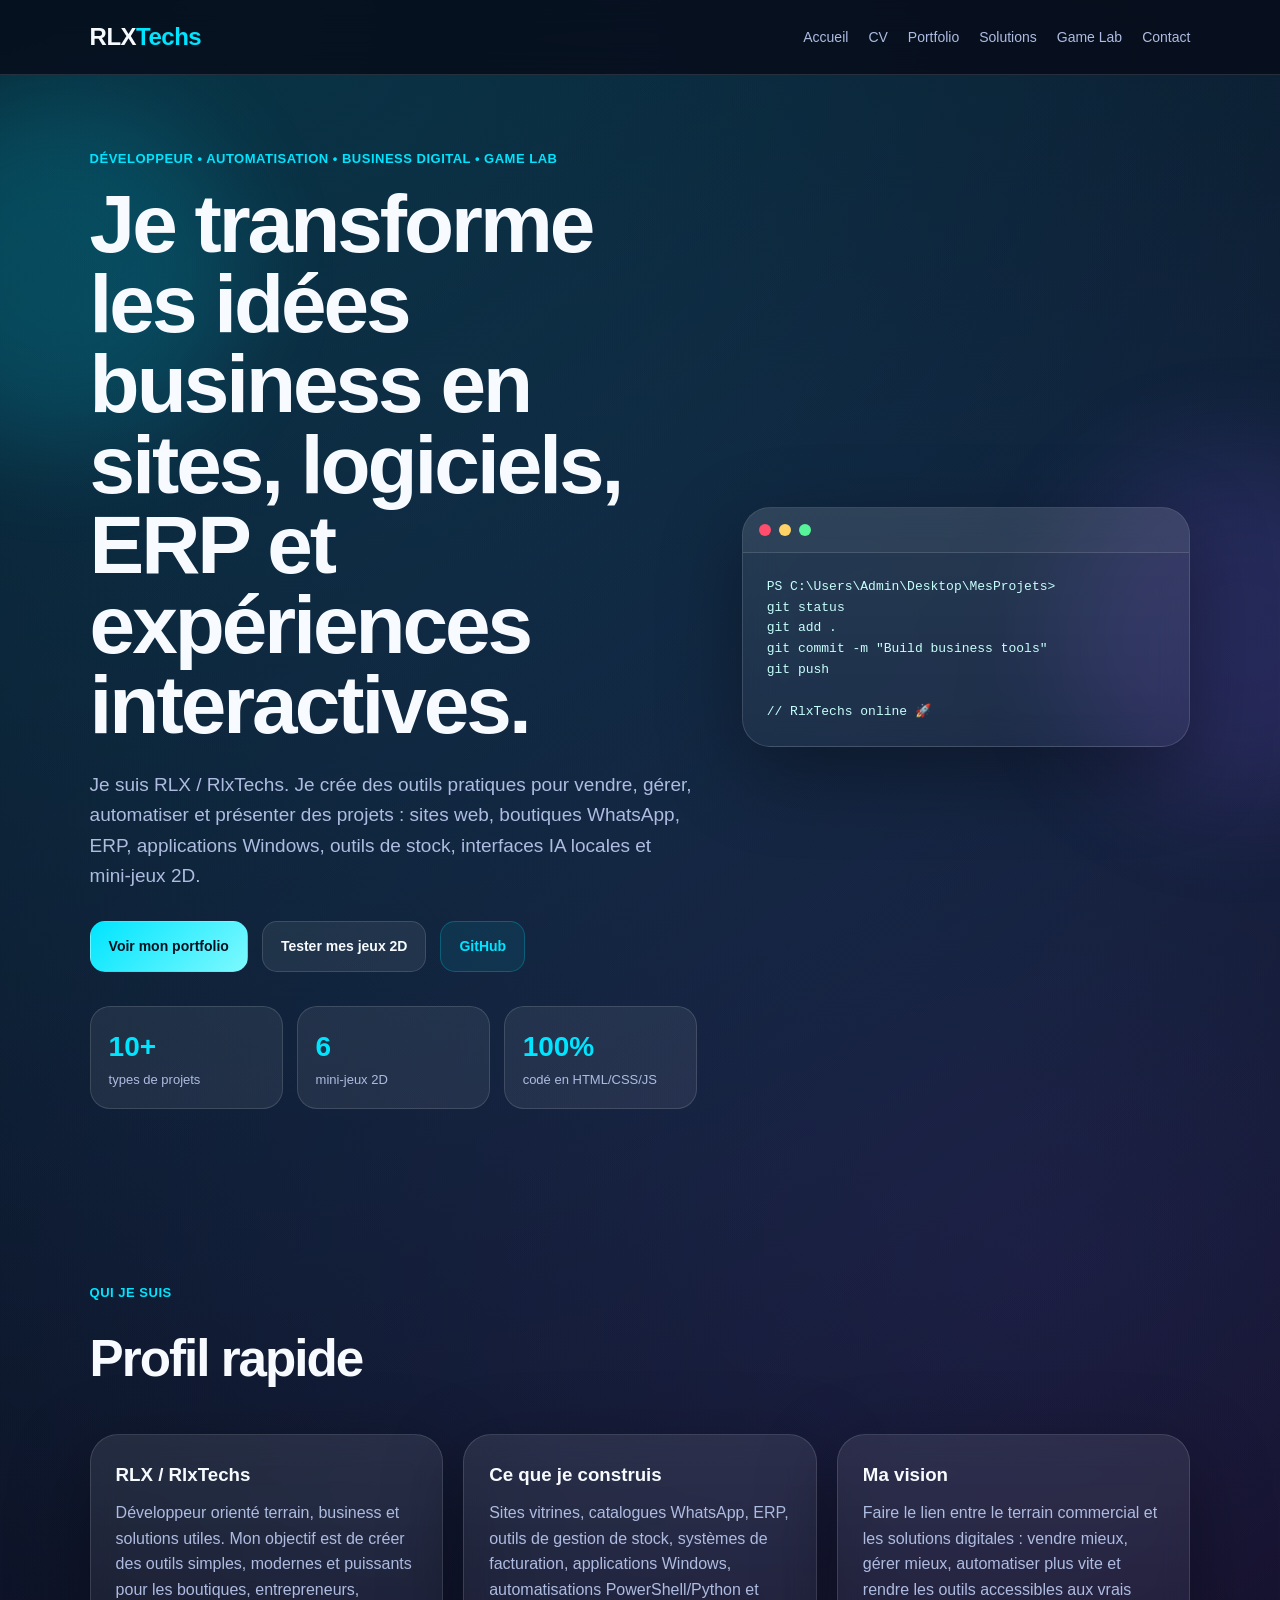
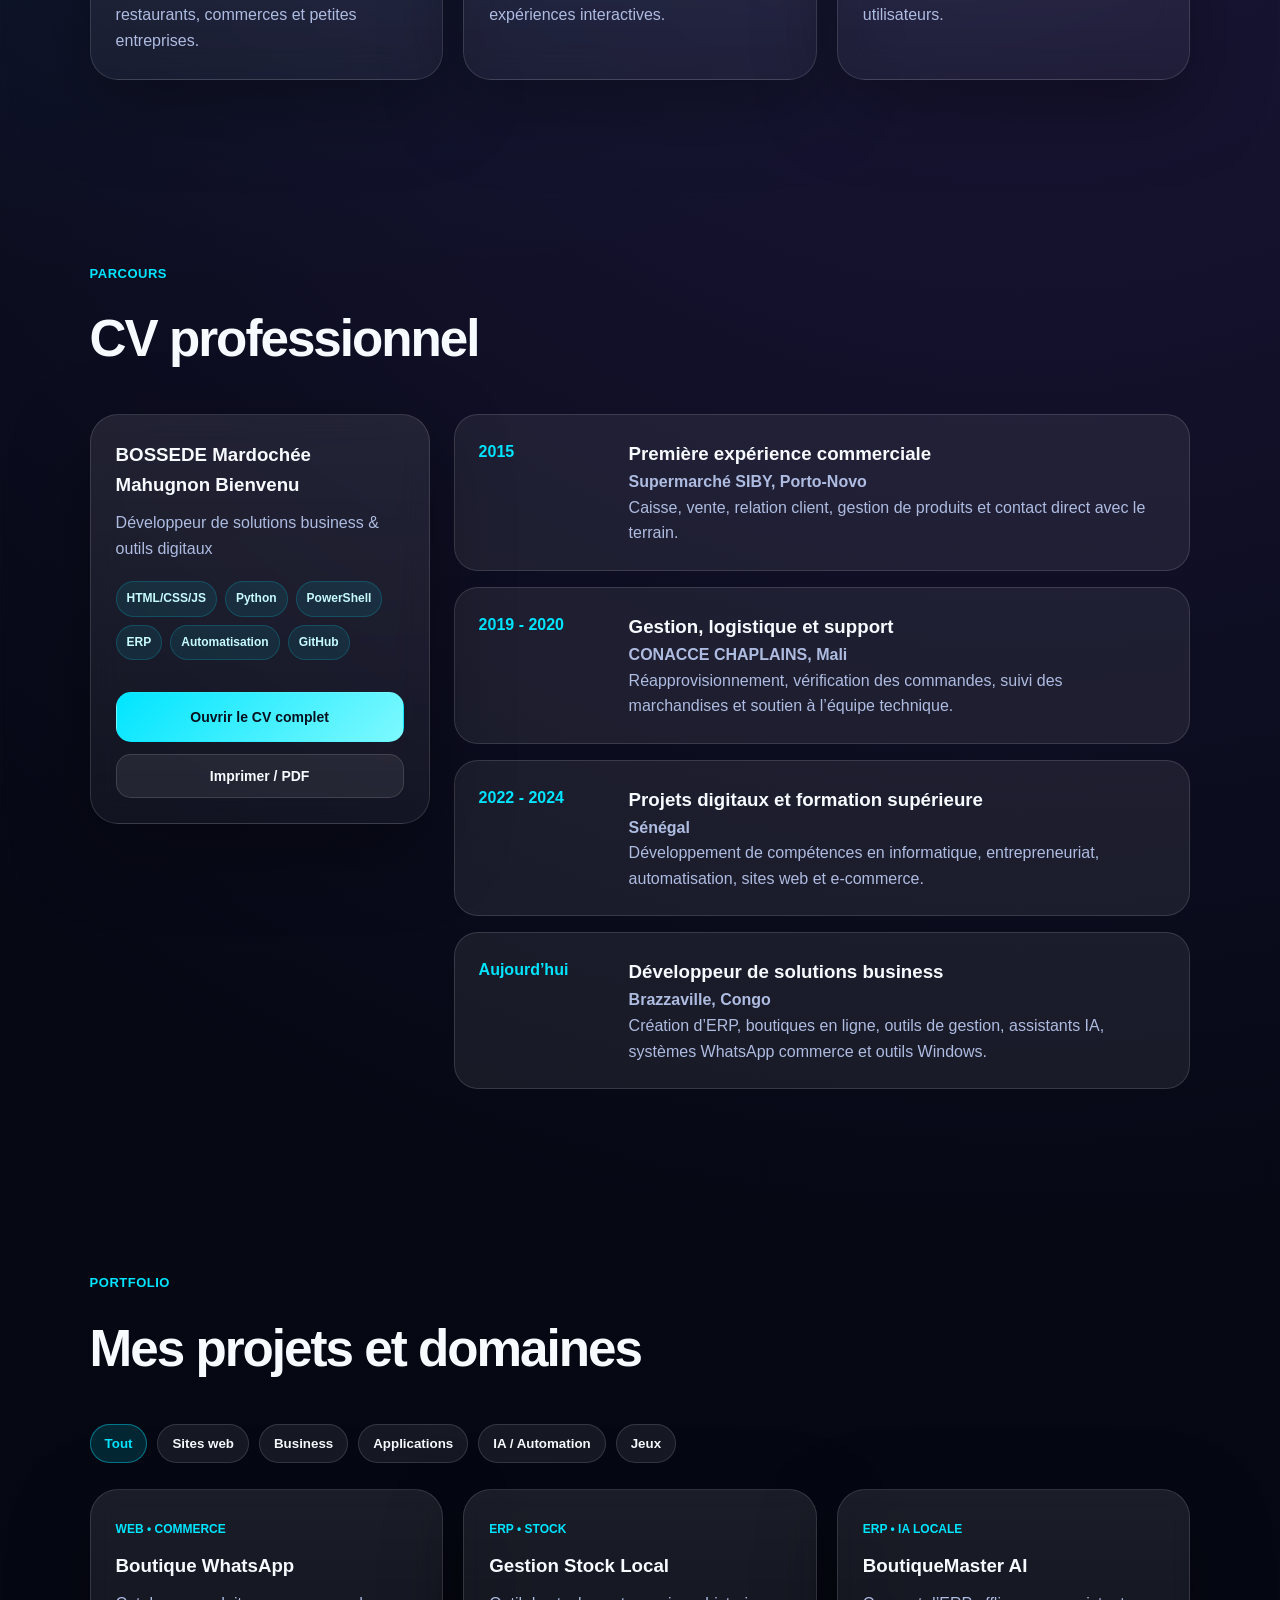
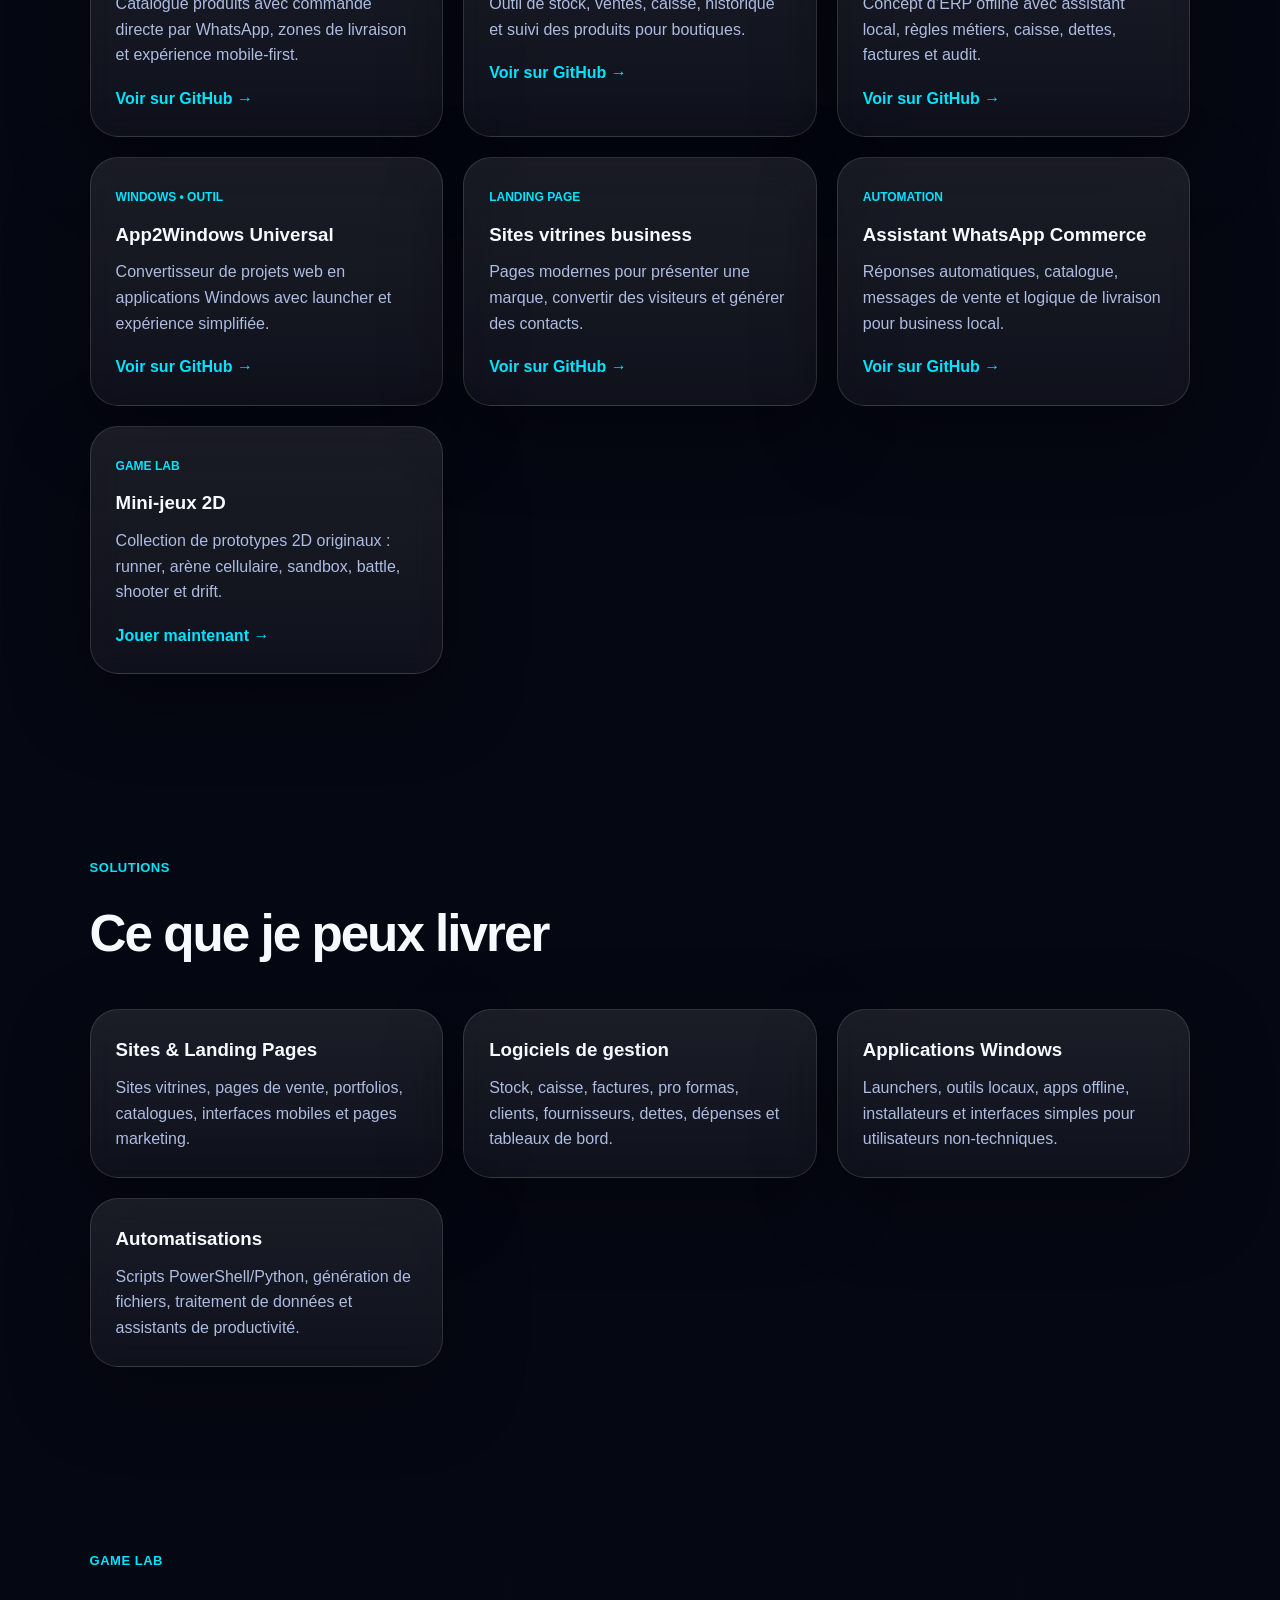
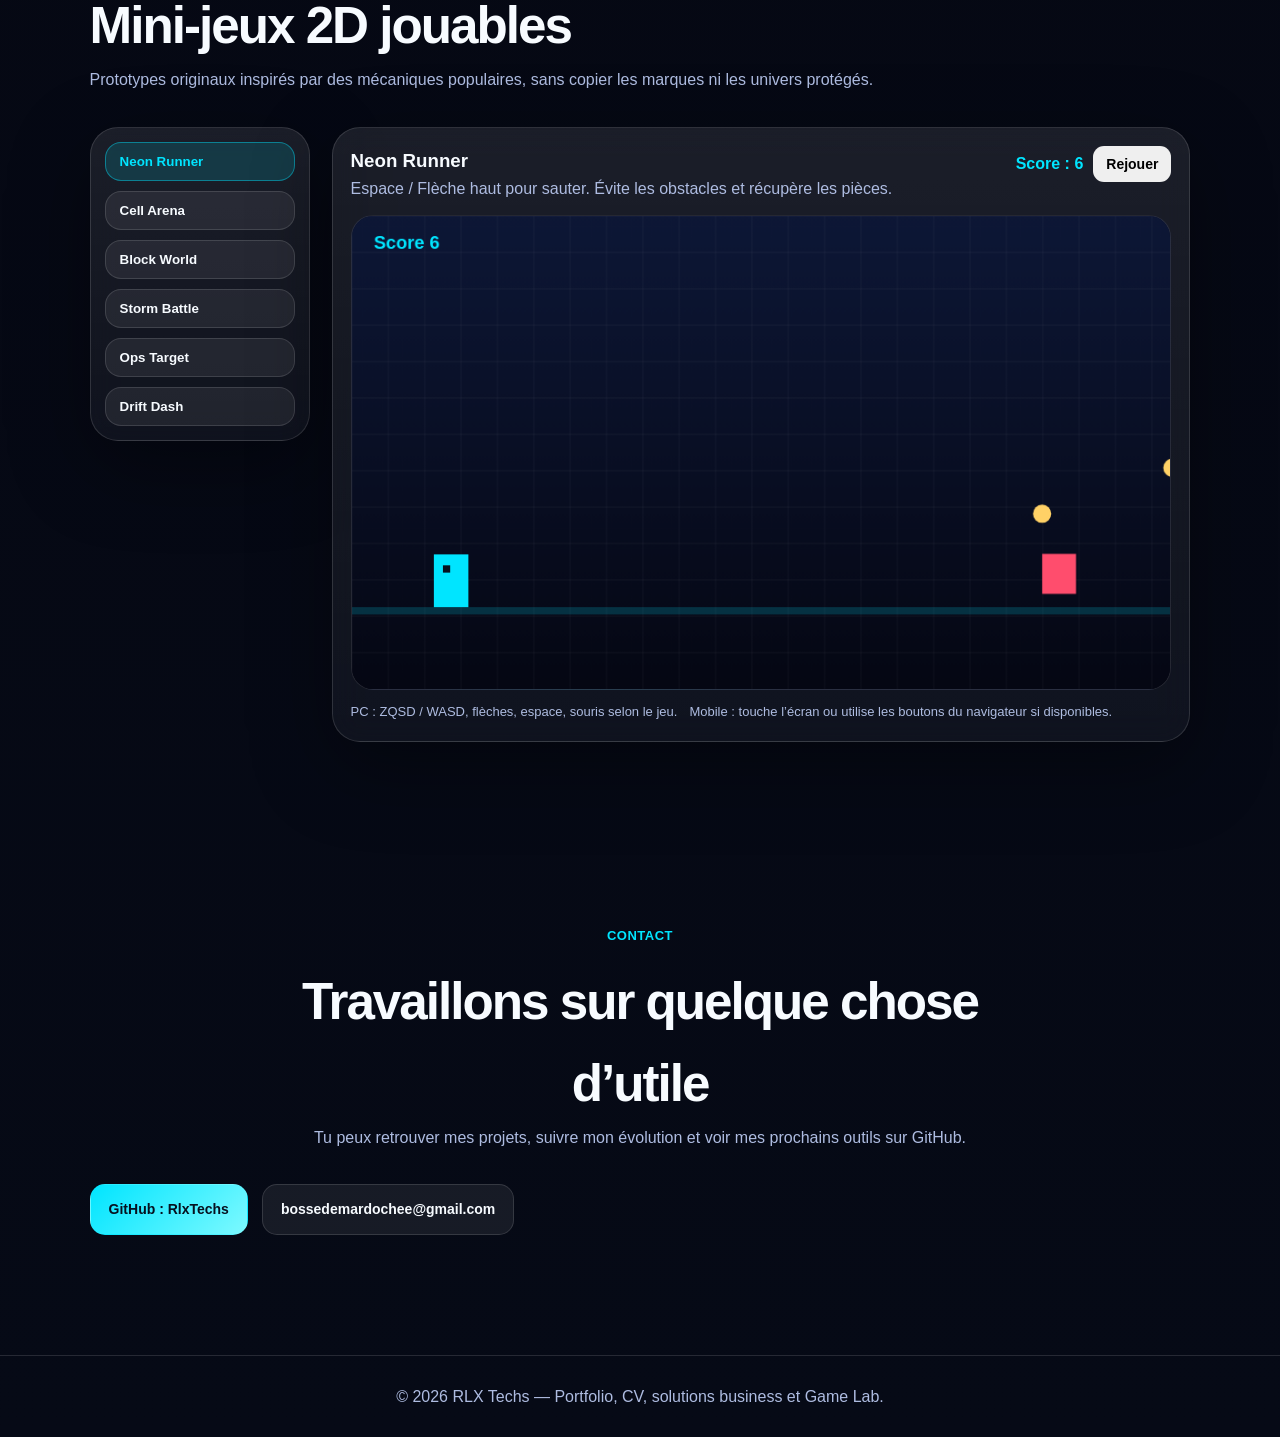
<file: index.html>
﻿<!DOCTYPE html>
<html lang="fr">
<head>
  <meta charset="UTF-8" />
  <meta name="viewport" content="width=device-width, initial-scale=1.0" />
  <title>RLX Techs | Portfolio, CV, Projets & Game Lab</title>
  <meta name="description" content="Portfolio officiel de RLX Techs : développeur de solutions business, ERP, sites web, automatisations, apps Windows et mini-jeux 2D." />
  <link rel="stylesheet" href="style.css" />
</head>
<body>
  <div class="bg-orb orb-1"></div>
  <div class="bg-orb orb-2"></div>

  <header class="navbar">
    <a href="#accueil" class="logo">RLX<span>Techs</span></a>

    <button class="menu-btn" id="menuBtn">☰</button>

    <nav id="navMenu">
      <a href="#accueil">Accueil</a>
      <a href="#cv">CV</a>
      <a href="#portfolio">Portfolio</a>
      <a href="#logiciels">Solutions</a>
      <a href="#games">Game Lab</a>
      <a href="#contact">Contact</a>
    </nav>
  </header>

  <main>
    <section id="accueil" class="hero">
      <div class="hero-text">
        <p class="eyebrow">Développeur • Automatisation • Business Digital • Game Lab</p>
        <h1>Je transforme les idées business en sites, logiciels, ERP et expériences interactives.</h1>
        <p class="hero-desc">
          Je suis RLX / RlxTechs. Je crée des outils pratiques pour vendre, gérer, automatiser et présenter des projets :
          sites web, boutiques WhatsApp, ERP, applications Windows, outils de stock, interfaces IA locales et mini-jeux 2D.
        </p>

        <div class="hero-actions">
          <a href="#portfolio" class="btn primary">Voir mon portfolio</a>
          <a href="#games" class="btn secondary">Tester mes jeux 2D</a>
          <a href="https://github.com/RlxTechs" target="_blank" class="btn ghost">GitHub</a>
        </div>

        <div class="hero-stats">
          <div>
            <strong>10+</strong>
            <span>types de projets</span>
          </div>
          <div>
            <strong>6</strong>
            <span>mini-jeux 2D</span>
          </div>
          <div>
            <strong>100%</strong>
            <span>codé en HTML/CSS/JS</span>
          </div>
        </div>
      </div>

      <div class="hero-card">
        <div class="terminal-bar">
          <span></span><span></span><span></span>
        </div>
        <pre><code>PS C:\Users\Admin\Desktop\MesProjets&gt;
git status
git add .
git commit -m "Build business tools"
git push

// RlxTechs online 🚀</code></pre>
      </div>
    </section>

    <section class="section identity">
      <div class="section-title">
        <p class="eyebrow">Qui je suis</p>
        <h2>Profil rapide</h2>
      </div>

      <div class="identity-grid">
        <article class="glass-card">
          <h3>RLX / RlxTechs</h3>
          <p>
            Développeur orienté terrain, business et solutions utiles. Mon objectif est de créer des outils simples,
            modernes et puissants pour les boutiques, entrepreneurs, restaurants, commerces et petites entreprises.
          </p>
        </article>

        <article class="glass-card">
          <h3>Ce que je construis</h3>
          <p>
            Sites vitrines, catalogues WhatsApp, ERP, outils de gestion de stock, systèmes de facturation,
            applications Windows, automatisations PowerShell/Python et expériences interactives.
          </p>
        </article>

        <article class="glass-card">
          <h3>Ma vision</h3>
          <p>
            Faire le lien entre le terrain commercial et les solutions digitales : vendre mieux, gérer mieux,
            automatiser plus vite et rendre les outils accessibles aux vrais utilisateurs.
          </p>
        </article>
      </div>
    </section>

    <section id="cv" class="section">
      <div class="section-title">
        <p class="eyebrow">Parcours</p>
        <h2>CV professionnel</h2>
      </div>

      <div class="cv-layout">
        <aside class="cv-card">
          <h3>BOSSEDE Mardochée Mahugnon Bienvenu</h3>
          <p class="muted">Développeur de solutions business & outils digitaux</p>

          <div class="cv-tags">
            <span>HTML/CSS/JS</span>
            <span>Python</span>
            <span>PowerShell</span>
            <span>ERP</span>
            <span>Automatisation</span>
            <span>GitHub</span>
          </div>

          <a class="btn primary full" href="cv.html">Ouvrir le CV complet</a>
          <button class="btn secondary full" onclick="window.print()">Imprimer / PDF</button>
        </aside>

        <div class="timeline">
          <div class="timeline-item">
            <span class="year">2015</span>
            <div>
              <h3>Première expérience commerciale</h3>
              <p><strong>Supermarché SIBY, Porto-Novo</strong></p>
              <p>Caisse, vente, relation client, gestion de produits et contact direct avec le terrain.</p>
            </div>
          </div>

          <div class="timeline-item">
            <span class="year">2019 - 2020</span>
            <div>
              <h3>Gestion, logistique et support</h3>
              <p><strong>CONACCE CHAPLAINS, Mali</strong></p>
              <p>Réapprovisionnement, vérification des commandes, suivi des marchandises et soutien à l’équipe technique.</p>
            </div>
          </div>

          <div class="timeline-item">
            <span class="year">2022 - 2024</span>
            <div>
              <h3>Projets digitaux et formation supérieure</h3>
              <p><strong>Sénégal</strong></p>
              <p>Développement de compétences en informatique, entrepreneuriat, automatisation, sites web et e-commerce.</p>
            </div>
          </div>

          <div class="timeline-item">
            <span class="year">Aujourd’hui</span>
            <div>
              <h3>Développeur de solutions business</h3>
              <p><strong>Brazzaville, Congo</strong></p>
              <p>Création d’ERP, boutiques en ligne, outils de gestion, assistants IA, systèmes WhatsApp commerce et outils Windows.</p>
            </div>
          </div>
        </div>
      </div>
    </section>

    <section id="portfolio" class="section">
      <div class="section-title">
        <p class="eyebrow">Portfolio</p>
        <h2>Mes projets et domaines</h2>
      </div>

      <div class="filter-row">
        <button class="chip active" data-filter="all">Tout</button>
        <button class="chip" data-filter="web">Sites web</button>
        <button class="chip" data-filter="business">Business</button>
        <button class="chip" data-filter="app">Applications</button>
        <button class="chip" data-filter="ai">IA / Automation</button>
        <button class="chip" data-filter="game">Jeux</button>
      </div>

      <div class="portfolio-grid" id="portfolioGrid">
        <article class="project-card" data-category="web business">
          <span class="project-type">Web • Commerce</span>
          <h3>Boutique WhatsApp</h3>
          <p>Catalogue produits avec commande directe par WhatsApp, zones de livraison et expérience mobile-first.</p>
          <a href="https://github.com/RlxTechs" target="_blank">Voir sur GitHub →</a>
        </article>

        <article class="project-card" data-category="business app">
          <span class="project-type">ERP • Stock</span>
          <h3>Gestion Stock Local</h3>
          <p>Outil de stock, ventes, caisse, historique et suivi des produits pour boutiques.</p>
          <a href="https://github.com/RlxTechs" target="_blank">Voir sur GitHub →</a>
        </article>

        <article class="project-card" data-category="business ai app">
          <span class="project-type">ERP • IA locale</span>
          <h3>BoutiqueMaster AI</h3>
          <p>Concept d’ERP offline avec assistant local, règles métiers, caisse, dettes, factures et audit.</p>
          <a href="https://github.com/RlxTechs" target="_blank">Voir sur GitHub →</a>
        </article>

        <article class="project-card" data-category="app">
          <span class="project-type">Windows • Outil</span>
          <h3>App2Windows Universal</h3>
          <p>Convertisseur de projets web en applications Windows avec launcher et expérience simplifiée.</p>
          <a href="https://github.com/RlxTechs" target="_blank">Voir sur GitHub →</a>
        </article>

        <article class="project-card" data-category="web business">
          <span class="project-type">Landing page</span>
          <h3>Sites vitrines business</h3>
          <p>Pages modernes pour présenter une marque, convertir des visiteurs et générer des contacts.</p>
          <a href="https://github.com/RlxTechs" target="_blank">Voir sur GitHub →</a>
        </article>

        <article class="project-card" data-category="ai">
          <span class="project-type">Automation</span>
          <h3>Assistant WhatsApp Commerce</h3>
          <p>Réponses automatiques, catalogue, messages de vente et logique de livraison pour business local.</p>
          <a href="https://github.com/RlxTechs" target="_blank">Voir sur GitHub →</a>
        </article>

        <article class="project-card" data-category="game">
          <span class="project-type">Game Lab</span>
          <h3>Mini-jeux 2D</h3>
          <p>Collection de prototypes 2D originaux : runner, arène cellulaire, sandbox, battle, shooter et drift.</p>
          <a href="#games">Jouer maintenant →</a>
        </article>
      </div>
    </section>

    <section id="logiciels" class="section">
      <div class="section-title">
        <p class="eyebrow">Solutions</p>
        <h2>Ce que je peux livrer</h2>
      </div>

      <div class="solution-grid">
        <div class="solution-card">
          <h3>Sites & Landing Pages</h3>
          <p>Sites vitrines, pages de vente, portfolios, catalogues, interfaces mobiles et pages marketing.</p>
        </div>
        <div class="solution-card">
          <h3>Logiciels de gestion</h3>
          <p>Stock, caisse, factures, pro formas, clients, fournisseurs, dettes, dépenses et tableaux de bord.</p>
        </div>
        <div class="solution-card">
          <h3>Applications Windows</h3>
          <p>Launchers, outils locaux, apps offline, installateurs et interfaces simples pour utilisateurs non-techniques.</p>
        </div>
        <div class="solution-card">
          <h3>Automatisations</h3>
          <p>Scripts PowerShell/Python, génération de fichiers, traitement de données et assistants de productivité.</p>
        </div>
      </div>
    </section>

    <section id="games" class="section game-section">
      <div class="section-title">
        <p class="eyebrow">Game Lab</p>
        <h2>Mini-jeux 2D jouables</h2>
        <p class="section-subtitle">
          Prototypes originaux inspirés par des mécaniques populaires, sans copier les marques ni les univers protégés.
        </p>
      </div>

      <div class="game-layout">
        <aside class="game-list">
          <button class="game-tab active" data-game="runner">Neon Runner</button>
          <button class="game-tab" data-game="cell">Cell Arena</button>
          <button class="game-tab" data-game="blocks">Block World</button>
          <button class="game-tab" data-game="storm">Storm Battle</button>
          <button class="game-tab" data-game="ops">Ops Target</button>
          <button class="game-tab" data-game="drift">Drift Dash</button>
        </aside>

        <div class="game-panel">
          <div class="game-top">
            <div>
              <h3 id="gameTitle">Neon Runner</h3>
              <p id="gameHelp">Espace / Flèche haut pour sauter. Évite les obstacles et récupère les pièces.</p>
            </div>
            <div class="game-score">
              <span id="gameScore">Score : 0</span>
              <button id="restartGame" class="btn small">Rejouer</button>
            </div>
          </div>

          <canvas id="gameCanvas" width="900" height="520"></canvas>

          <div class="game-controls">
            <span>PC : ZQSD / WASD, flèches, espace, souris selon le jeu.</span>
            <span>Mobile : touche l’écran ou utilise les boutons du navigateur si disponibles.</span>
          </div>
        </div>
      </div>
    </section>

    <section id="contact" class="section contact">
      <div class="section-title center">
        <p class="eyebrow">Contact</p>
        <h2>Travaillons sur quelque chose d’utile</h2>
        <p class="section-subtitle">
          Tu peux retrouver mes projets, suivre mon évolution et voir mes prochains outils sur GitHub.
        </p>
      </div>

      <div class="contact-actions">
        <a class="btn primary" href="https://github.com/RlxTechs" target="_blank">GitHub : RlxTechs</a>
        <a class="btn secondary" href="mailto:bossedemardochee@gmail.com">bossedemardochee@gmail.com</a>
      </div>
    </section>
  </main>

  <footer>
    <p>© 2026 RLX Techs — Portfolio, CV, solutions business et Game Lab.</p>
  </footer>

  <script src="app.js"></script>
</body>
</html>
</file>
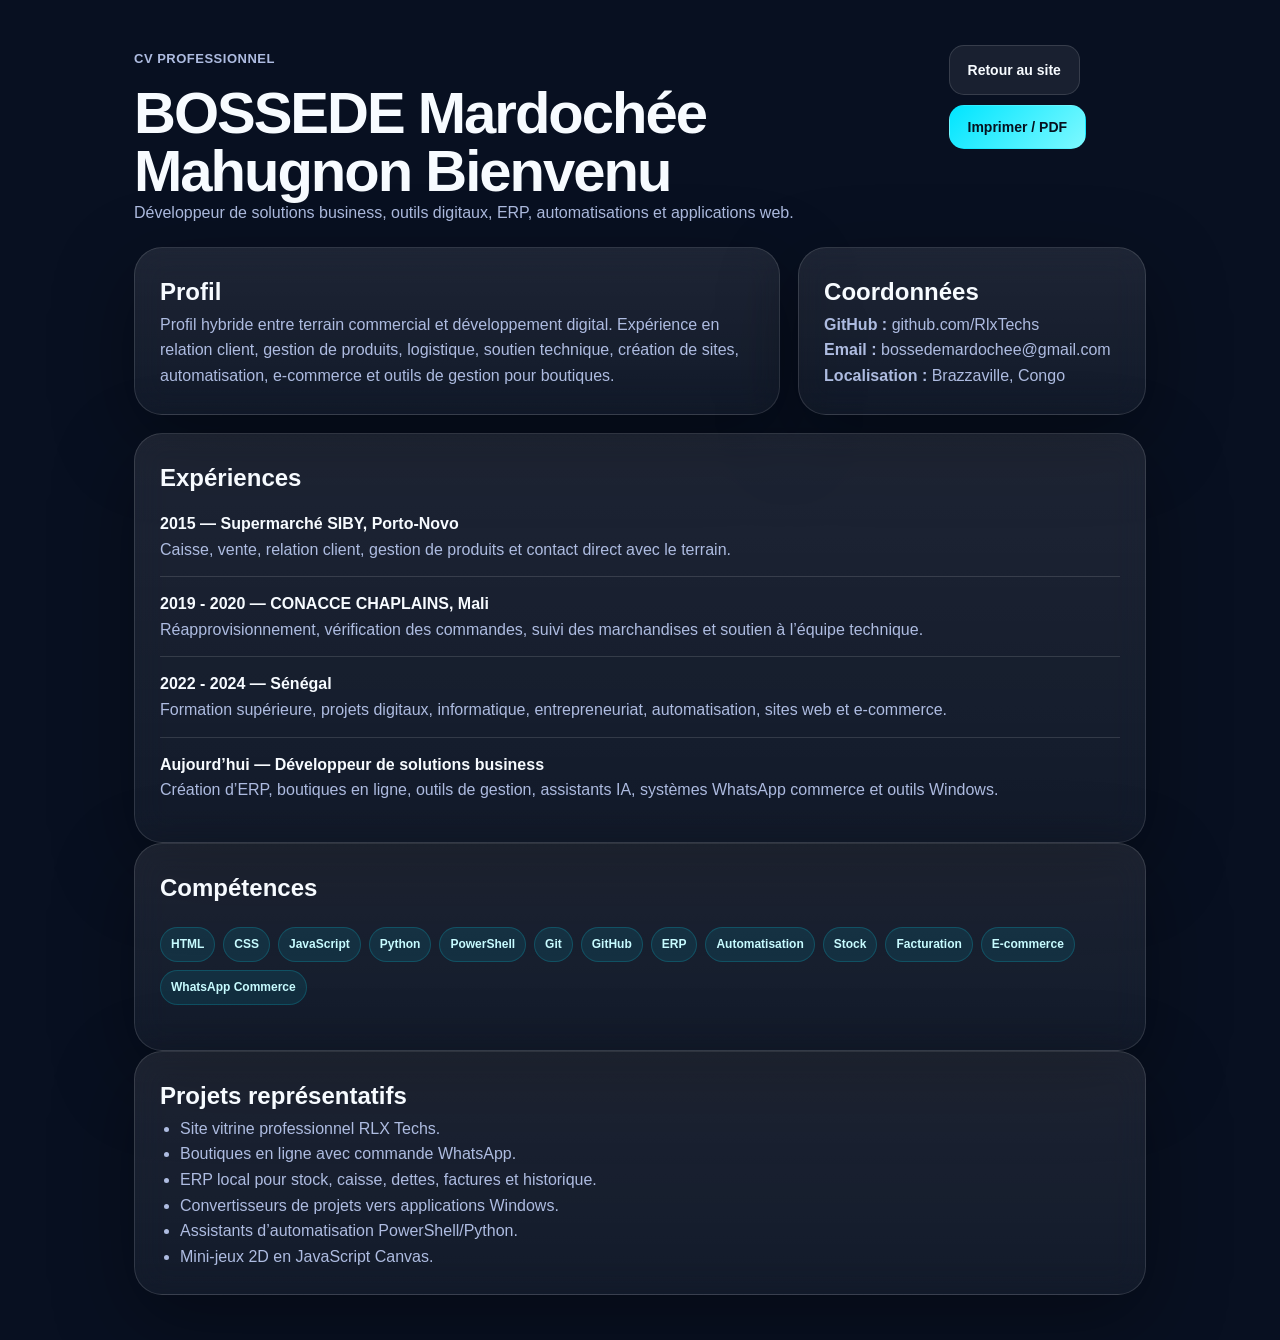
<file: cv.html>
﻿<!DOCTYPE html>
<html lang="fr">
<head>
  <meta charset="UTF-8" />
  <meta name="viewport" content="width=device-width, initial-scale=1.0" />
  <title>CV | RLX Techs</title>
  <link rel="stylesheet" href="style.css" />
</head>
<body class="cv-page">
  <main class="cv-document">
    <section class="cv-header">
      <div>
        <p class="eyebrow">CV professionnel</p>
        <h1>BOSSEDE Mardochée Mahugnon Bienvenu</h1>
        <p>Développeur de solutions business, outils digitaux, ERP, automatisations et applications web.</p>
      </div>
      <div class="cv-header-actions">
        <a href="index.html" class="btn secondary">Retour au site</a>
        <button onclick="window.print()" class="btn primary">Imprimer / PDF</button>
      </div>
    </section>

    <section class="cv-print-grid">
      <article class="glass-card">
        <h2>Profil</h2>
        <p>
          Profil hybride entre terrain commercial et développement digital. Expérience en relation client,
          gestion de produits, logistique, soutien technique, création de sites, automatisation, e-commerce
          et outils de gestion pour boutiques.
        </p>
      </article>

      <article class="glass-card">
        <h2>Coordonnées</h2>
        <p><strong>GitHub :</strong> github.com/RlxTechs</p>
        <p><strong>Email :</strong> bossedemardochee@gmail.com</p>
        <p><strong>Localisation :</strong> Brazzaville, Congo</p>
      </article>
    </section>

    <section class="glass-card">
      <h2>Expériences</h2>

      <div class="cv-line">
        <strong>2015 — Supermarché SIBY, Porto-Novo</strong>
        <p>Caisse, vente, relation client, gestion de produits et contact direct avec le terrain.</p>
      </div>

      <div class="cv-line">
        <strong>2019 - 2020 — CONACCE CHAPLAINS, Mali</strong>
        <p>Réapprovisionnement, vérification des commandes, suivi des marchandises et soutien à l’équipe technique.</p>
      </div>

      <div class="cv-line">
        <strong>2022 - 2024 — Sénégal</strong>
        <p>Formation supérieure, projets digitaux, informatique, entrepreneuriat, automatisation, sites web et e-commerce.</p>
      </div>

      <div class="cv-line">
        <strong>Aujourd’hui — Développeur de solutions business</strong>
        <p>Création d’ERP, boutiques en ligne, outils de gestion, assistants IA, systèmes WhatsApp commerce et outils Windows.</p>
      </div>
    </section>

    <section class="glass-card">
      <h2>Compétences</h2>
      <div class="cv-tags">
        <span>HTML</span>
        <span>CSS</span>
        <span>JavaScript</span>
        <span>Python</span>
        <span>PowerShell</span>
        <span>Git</span>
        <span>GitHub</span>
        <span>ERP</span>
        <span>Automatisation</span>
        <span>Stock</span>
        <span>Facturation</span>
        <span>E-commerce</span>
        <span>WhatsApp Commerce</span>
      </div>
    </section>

    <section class="glass-card">
      <h2>Projets représentatifs</h2>
      <ul class="cv-list">
        <li>Site vitrine professionnel RLX Techs.</li>
        <li>Boutiques en ligne avec commande WhatsApp.</li>
        <li>ERP local pour stock, caisse, dettes, factures et historique.</li>
        <li>Convertisseurs de projets vers applications Windows.</li>
        <li>Assistants d’automatisation PowerShell/Python.</li>
        <li>Mini-jeux 2D en JavaScript Canvas.</li>
      </ul>
    </section>
  </main>
</body>
</html>
</file>
<file: style.css>
﻿:root {
  --bg: #070b18;
  --bg-2: #0b1024;
  --card: rgba(255, 255, 255, 0.07);
  --card-2: rgba(255, 255, 255, 0.1);
  --line: rgba(255, 255, 255, 0.13);
  --text: #f7fbff;
  --muted: #aebce1;
  --accent: #00e5ff;
  --accent-2: #8b5cf6;
  --success: #56f39a;
  --warning: #ffd166;
  --danger: #ff4d6d;
  --shadow: 0 25px 80px rgba(0, 0, 0, 0.35);
}

* {
  margin: 0;
  padding: 0;
  box-sizing: border-box;
}

html {
  scroll-behavior: smooth;
}

body {
  min-height: 100vh;
  font-family: Arial, Helvetica, sans-serif;
  color: var(--text);
  background:
    radial-gradient(circle at 20% 0%, rgba(0, 229, 255, 0.18), transparent 30%),
    radial-gradient(circle at 80% 20%, rgba(139, 92, 246, 0.17), transparent 32%),
    linear-gradient(180deg, var(--bg), #050712 60%, #060a16);
  line-height: 1.6;
  overflow-x: hidden;
}

a {
  color: inherit;
}

.bg-orb {
  position: fixed;
  width: 360px;
  height: 360px;
  border-radius: 999px;
  filter: blur(55px);
  opacity: 0.16;
  pointer-events: none;
  z-index: -1;
}

.orb-1 {
  background: var(--accent);
  top: 10%;
  left: -120px;
}

.orb-2 {
  background: var(--accent-2);
  bottom: 10%;
  right: -140px;
}

.navbar {
  position: fixed;
  top: 0;
  width: 100%;
  padding: 18px 7%;
  display: flex;
  justify-content: space-between;
  align-items: center;
  background: rgba(7, 11, 24, 0.8);
  backdrop-filter: blur(18px);
  border-bottom: 1px solid var(--line);
  z-index: 1000;
}

.logo {
  text-decoration: none;
  font-size: 24px;
  font-weight: 900;
  letter-spacing: -0.5px;
}

.logo span {
  color: var(--accent);
}

nav {
  display: flex;
  gap: 20px;
  align-items: center;
}

nav a {
  text-decoration: none;
  color: var(--muted);
  font-size: 14px;
  transition: 0.25s ease;
}

nav a:hover {
  color: var(--accent);
}

.menu-btn {
  display: none;
  background: var(--card);
  color: var(--text);
  border: 1px solid var(--line);
  border-radius: 12px;
  padding: 9px 12px;
  font-size: 20px;
  cursor: pointer;
}

.hero {
  min-height: 100vh;
  padding: 145px 7% 80px;
  display: grid;
  grid-template-columns: 1.15fr 0.85fr;
  gap: 45px;
  align-items: center;
}

.eyebrow {
  display: inline-flex;
  align-items: center;
  gap: 8px;
  color: var(--accent);
  font-weight: 800;
  font-size: 13px;
  letter-spacing: 0.5px;
  text-transform: uppercase;
  margin-bottom: 14px;
}

.hero h1 {
  font-size: clamp(42px, 6.4vw, 82px);
  line-height: 0.98;
  letter-spacing: -3px;
  max-width: 960px;
  margin-bottom: 24px;
}

.hero-desc {
  max-width: 820px;
  color: var(--muted);
  font-size: 19px;
  margin-bottom: 30px;
}

.hero-actions,
.contact-actions {
  display: flex;
  flex-wrap: wrap;
  gap: 14px;
}

.btn {
  display: inline-flex;
  align-items: center;
  justify-content: center;
  border: 1px solid transparent;
  border-radius: 15px;
  padding: 13px 18px;
  text-decoration: none;
  font-weight: 800;
  cursor: pointer;
  transition: 0.25s ease;
  font-size: 14px;
}

.btn.primary {
  color: #06111f;
  background: linear-gradient(135deg, var(--accent), #7df9ff);
}

.btn.secondary {
  color: var(--text);
  border-color: var(--line);
  background: var(--card);
}

.btn.ghost {
  color: var(--accent);
  border-color: rgba(0, 229, 255, 0.24);
  background: rgba(0, 229, 255, 0.08);
}

.btn:hover {
  transform: translateY(-3px);
  box-shadow: 0 18px 40px rgba(0, 229, 255, 0.14);
}

.btn.full {
  width: 100%;
  margin-top: 12px;
}

.btn.small {
  padding: 9px 12px;
  border-radius: 11px;
}

.hero-stats {
  display: grid;
  grid-template-columns: repeat(3, minmax(120px, 1fr));
  gap: 14px;
  margin-top: 34px;
  max-width: 720px;
}

.hero-stats div {
  padding: 18px;
  border: 1px solid var(--line);
  border-radius: 20px;
  background: var(--card);
}

.hero-stats strong {
  display: block;
  font-size: 28px;
  color: var(--accent);
}

.hero-stats span {
  display: block;
  color: var(--muted);
  font-size: 13px;
}

.hero-card,
.glass-card,
.project-card,
.solution-card,
.cv-card,
.game-panel,
.game-list {
  border: 1px solid var(--line);
  background: linear-gradient(180deg, rgba(255, 255, 255, 0.09), rgba(255, 255, 255, 0.045));
  box-shadow: var(--shadow);
  backdrop-filter: blur(16px);
  border-radius: 28px;
}

.hero-card {
  overflow: hidden;
}

.terminal-bar {
  display: flex;
  gap: 8px;
  padding: 16px;
  border-bottom: 1px solid var(--line);
  background: rgba(255, 255, 255, 0.04);
}

.terminal-bar span {
  width: 12px;
  height: 12px;
  border-radius: 50%;
}

.terminal-bar span:nth-child(1) { background: var(--danger); }
.terminal-bar span:nth-child(2) { background: var(--warning); }
.terminal-bar span:nth-child(3) { background: var(--success); }

pre {
  padding: 24px;
  overflow-x: auto;
  color: #c7fffb;
}

.section {
  padding: 90px 7%;
}

.section-title {
  margin-bottom: 34px;
}

.section-title h2 {
  font-size: clamp(34px, 4vw, 58px);
  letter-spacing: -2px;
}

.section-subtitle,
.muted {
  color: var(--muted);
}

.center {
  text-align: center;
  max-width: 820px;
  margin-left: auto;
  margin-right: auto;
}

.identity-grid,
.solution-grid,
.portfolio-grid {
  display: grid;
  grid-template-columns: repeat(3, minmax(230px, 1fr));
  gap: 20px;
}

.glass-card,
.project-card,
.solution-card,
.cv-card {
  padding: 25px;
}

.glass-card h3,
.project-card h3,
.solution-card h3,
.cv-card h3 {
  margin-bottom: 10px;
}

.glass-card p,
.project-card p,
.solution-card p {
  color: var(--muted);
}

.cv-layout {
  display: grid;
  grid-template-columns: 340px 1fr;
  gap: 24px;
  align-items: start;
}

.cv-card {
  position: sticky;
  top: 100px;
}

.cv-tags {
  display: flex;
  flex-wrap: wrap;
  gap: 8px;
  margin: 20px 0;
}

.cv-tags span {
  padding: 7px 10px;
  border-radius: 999px;
  background: rgba(0, 229, 255, 0.09);
  border: 1px solid rgba(0, 229, 255, 0.18);
  color: #c7fbff;
  font-size: 12px;
  font-weight: 700;
}

.timeline {
  display: grid;
  gap: 16px;
}

.timeline-item {
  display: grid;
  grid-template-columns: 130px 1fr;
  gap: 20px;
  padding: 24px;
  border: 1px solid var(--line);
  border-radius: 24px;
  background: var(--card);
}

.year {
  color: var(--accent);
  font-weight: 900;
}

.timeline-item p {
  color: var(--muted);
}

.filter-row {
  display: flex;
  flex-wrap: wrap;
  gap: 10px;
  margin-bottom: 26px;
}

.chip,
.game-tab {
  border: 1px solid var(--line);
  background: var(--card);
  color: var(--text);
  padding: 11px 14px;
  border-radius: 999px;
  cursor: pointer;
  font-weight: 800;
  transition: 0.25s ease;
}

.chip.active,
.chip:hover,
.game-tab.active,
.game-tab:hover {
  background: rgba(0, 229, 255, 0.14);
  border-color: rgba(0, 229, 255, 0.42);
  color: var(--accent);
}

.project-card {
  transition: 0.25s ease;
}

.project-card:hover,
.solution-card:hover,
.glass-card:hover {
  transform: translateY(-6px);
  border-color: rgba(0, 229, 255, 0.28);
}

.project-type {
  display: inline-block;
  color: var(--accent);
  font-size: 12px;
  font-weight: 900;
  text-transform: uppercase;
  margin-bottom: 12px;
}

.project-card a {
  display: inline-block;
  margin-top: 18px;
  color: var(--accent);
  text-decoration: none;
  font-weight: 900;
}

.game-layout {
  display: grid;
  grid-template-columns: 220px 1fr;
  gap: 22px;
  align-items: start;
}

.game-list {
  padding: 14px;
  display: grid;
  gap: 10px;
}

.game-tab {
  border-radius: 16px;
  text-align: left;
}

.game-panel {
  padding: 18px;
}

.game-top {
  display: flex;
  justify-content: space-between;
  gap: 18px;
  align-items: flex-start;
  margin-bottom: 14px;
}

.game-top p {
  color: var(--muted);
  max-width: 720px;
}

.game-score {
  display: flex;
  gap: 10px;
  align-items: center;
  white-space: nowrap;
}

#gameScore {
  color: var(--accent);
  font-weight: 900;
}

canvas {
  width: 100%;
  height: auto;
  display: block;
  background:
    radial-gradient(circle at 30% 20%, rgba(0, 229, 255, 0.14), transparent 30%),
    linear-gradient(180deg, #0a1025, #050713);
  border: 1px solid var(--line);
  border-radius: 22px;
}

.game-controls {
  display: flex;
  flex-wrap: wrap;
  gap: 12px;
  margin-top: 12px;
  color: var(--muted);
  font-size: 13px;
}

.contact {
  padding-bottom: 120px;
}

footer {
  border-top: 1px solid var(--line);
  color: var(--muted);
  text-align: center;
  padding: 28px 7%;
}

.cv-page {
  background: #081021;
}

.cv-document {
  max-width: 1060px;
  margin: 0 auto;
  padding: 45px 24px;
}

.cv-header {
  display: flex;
  justify-content: space-between;
  gap: 20px;
  align-items: flex-start;
  margin-bottom: 22px;
}

.cv-header h1 {
  font-size: clamp(34px, 5vw, 58px);
  line-height: 1;
  letter-spacing: -2px;
}

.cv-header p {
  color: var(--muted);
}

.cv-header-actions {
  display: flex;
  gap: 10px;
  flex-wrap: wrap;
}

.cv-print-grid {
  display: grid;
  grid-template-columns: 1.3fr 0.7fr;
  gap: 18px;
  margin-bottom: 18px;
}

.cv-line {
  padding: 14px 0;
  border-bottom: 1px solid var(--line);
}

.cv-line:last-child {
  border-bottom: none;
}

.cv-list {
  padding-left: 20px;
  color: var(--muted);
}

@media (max-width: 960px) {
  .hero,
  .cv-layout,
  .game-layout,
  .cv-print-grid {
    grid-template-columns: 1fr;
  }

  .identity-grid,
  .solution-grid,
  .portfolio-grid {
    grid-template-columns: 1fr 1fr;
  }

  .cv-card {
    position: static;
  }
}

@media (max-width: 720px) {
  .navbar {
    padding: 14px 5%;
  }

  .menu-btn {
    display: block;
  }

  nav {
    display: none;
    position: absolute;
    left: 5%;
    right: 5%;
    top: 68px;
    flex-direction: column;
    align-items: stretch;
    background: rgba(7, 11, 24, 0.96);
    border: 1px solid var(--line);
    border-radius: 18px;
    padding: 14px;
  }

  nav.open {
    display: flex;
  }

  nav a {
    padding: 10px;
  }

  .hero {
    padding: 110px 5% 70px;
  }

  .section {
    padding: 70px 5%;
  }

  .identity-grid,
  .solution-grid,
  .portfolio-grid,
  .hero-stats {
    grid-template-columns: 1fr;
  }

  .timeline-item {
    grid-template-columns: 1fr;
  }

  .game-top {
    flex-direction: column;
  }
}

@media print {
  .navbar,
  .bg-orb,
  .hero,
  .identity,
  #portfolio,
  #logiciels,
  #games,
  #contact,
  footer,
  .cv-header-actions {
    display: none !important;
  }

  body,
  .cv-page {
    background: white !important;
    color: #111 !important;
  }

  .section,
  .cv-document {
    padding: 0 !important;
  }

  .glass-card,
  .cv-card,
  .timeline-item {
    background: white !important;
    color: #111 !important;
    border: 1px solid #ddd !important;
    box-shadow: none !important;
  }

  .muted,
  p,
  li {
    color: #222 !important;
  }
}
</file>
